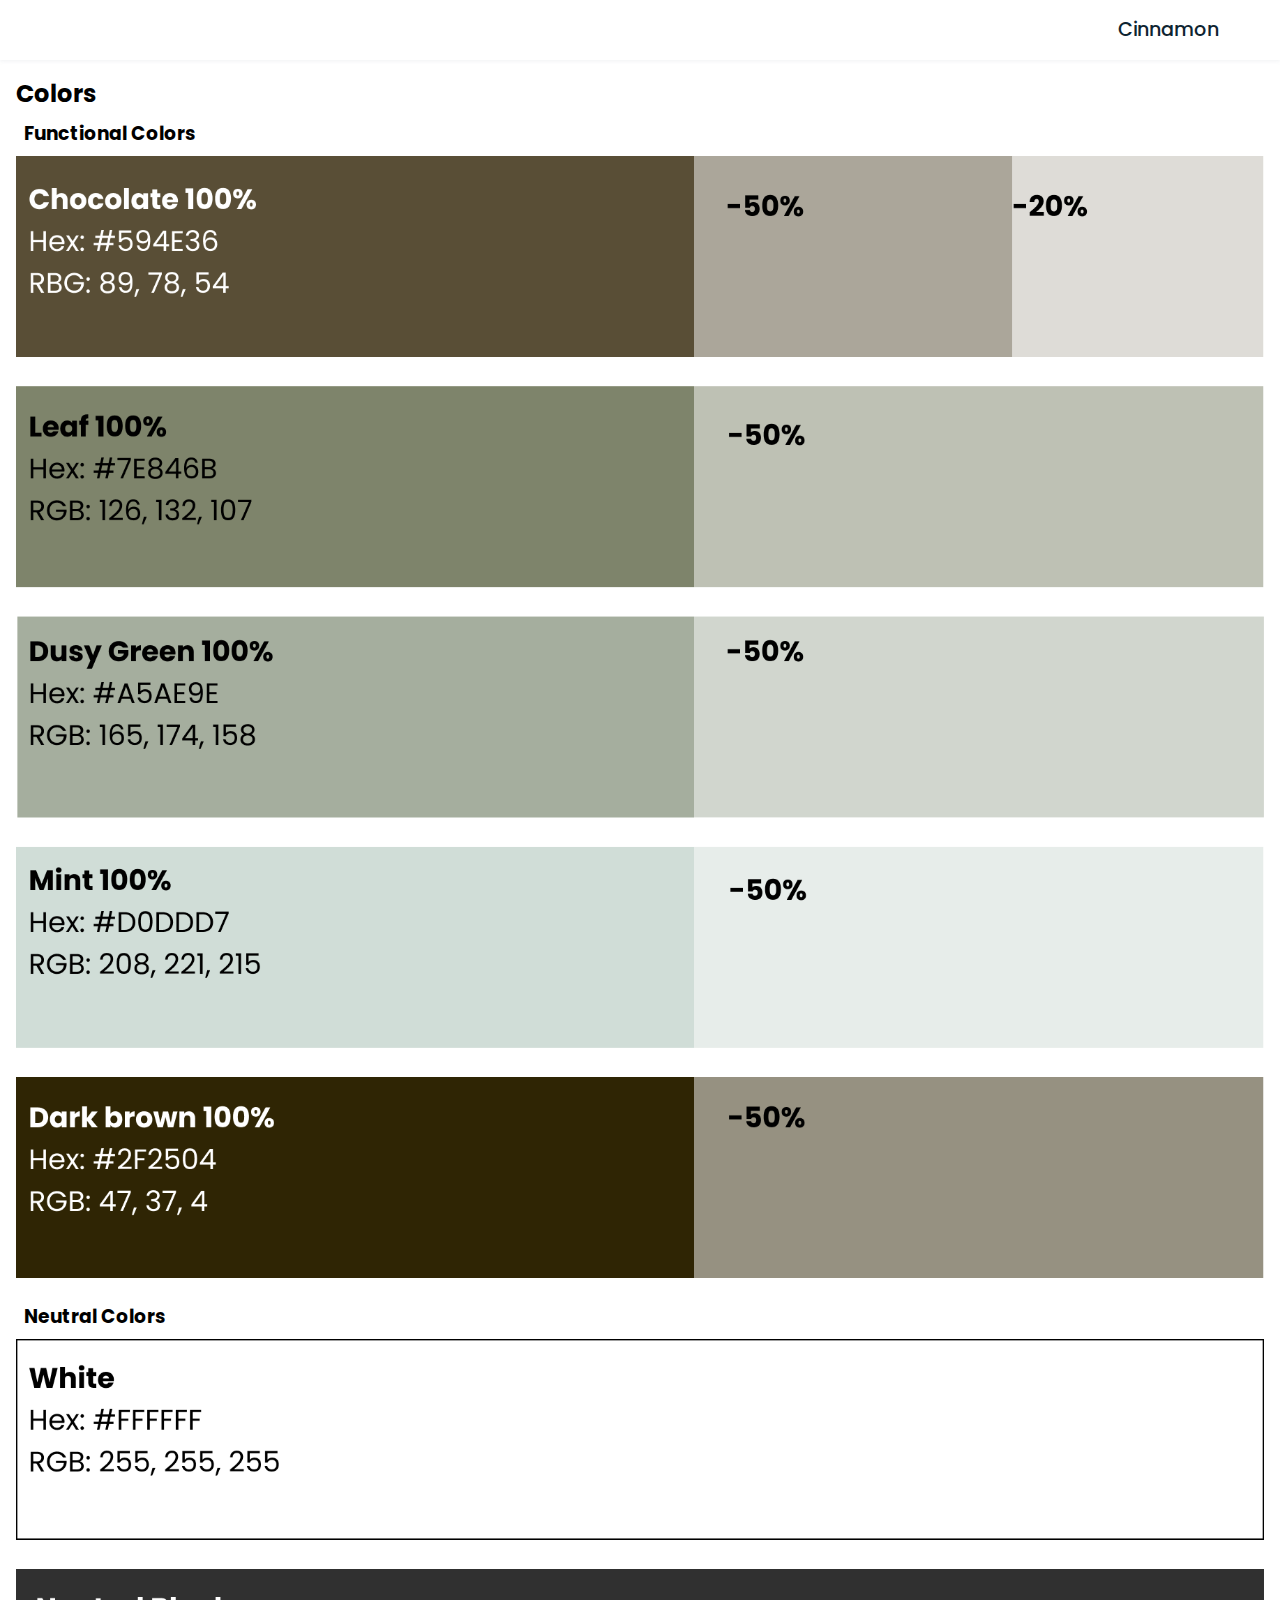
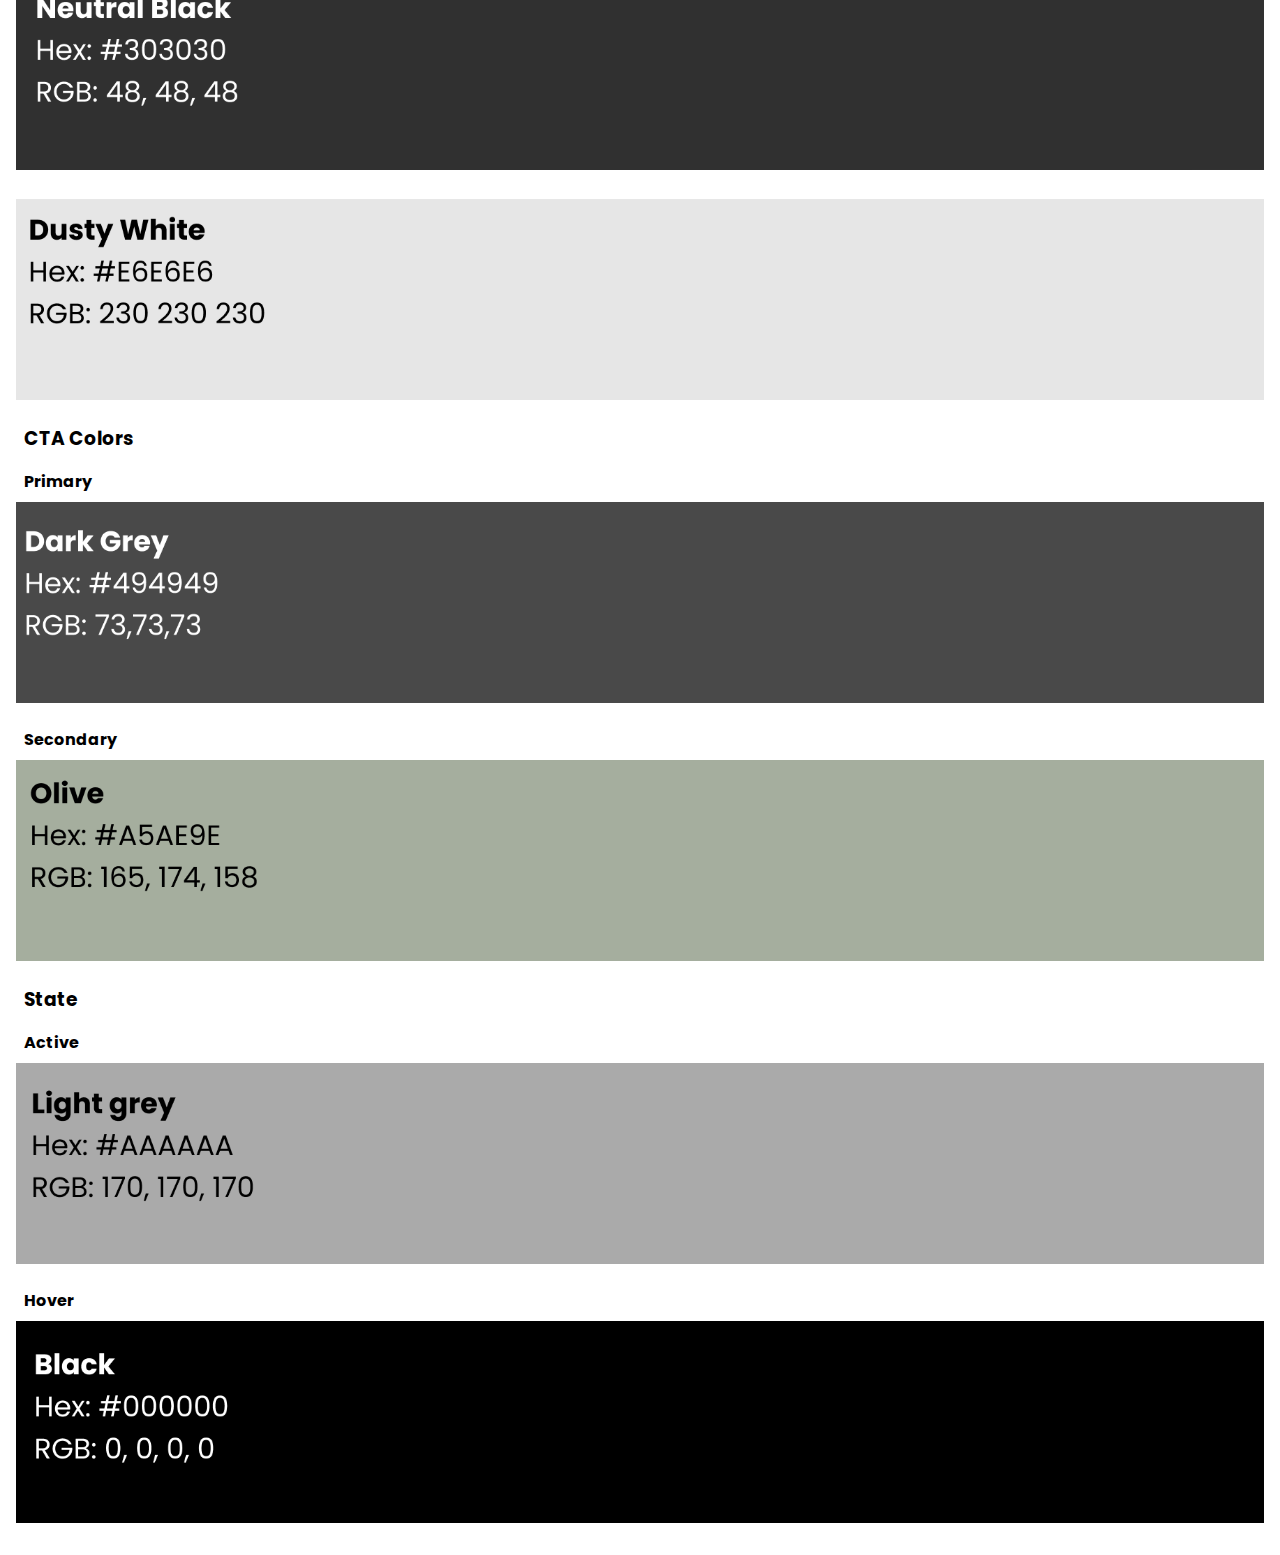
<file: color.html>
<!DOCTYPE html>
<html lang="sv">
<head>
    <meta charset="UTF-8">
    <meta http-equiv="X-UA-Compatible" content="IE=edge">
    <meta name="viewport" content="width=device-width, initial-scale=1.0">
    <title>Cinnamon</title>
    <link rel="stylesheet" href="style.css">
    <link rel="stylesheet" href="https://fonts.googleapis.com/icon?family=Material+Icons">
    <link rel="preconnect" href="https://fonts.googleapis.com">
    <link rel="preconnect" href="https://fonts.gstatic.com" crossorigin>
    <link href="https://fonts.googleapis.com/css2?family=Poppins:wght@400;500&display=swap" rel="stylesheet">
</head>
<body>
    <nav>
        <div class="navbar">
            <div class="container nav-container">
                <input class="checkbox" type="checkbox" name="" id="" />
                <div class="hamburger-lines">
                    <span class="line line1"></span>
                    <span class="line line2"></span>
                    <span class="line line3"></span>
                </div>
                <div class="logo">
                    <li><a href="index.html">Cinnamon</a></li>
                </div>
                <div class="menu-items">
                    <3>Foundation</3>
                    <ul>
                        <li><a href="color.html">Color</a></li>
                        <li><a href="#">Grid System</a></li>
                        <li><a href="#">Typography</a></li>
                        <li><a href="#">Spacing</a></li>
                    </ul>
                    <h3>Components</h3>
                    <ul>
                        <li><a href="#">Button</a></li>
                        <li><a href="#">Card</a></li>
                        <li><a href="#">Chips</a></li>
                        <li><a href="#">Crumbles</a></li>
                        <li><a href="#">Customer service</a></li>
                        <li><a href="#">Collapsable</a></li>
                        <li><a href="#">Form Elements</a></li>
                        <li><a href="#">Footer</a></li>
                        <li><a href="#">Header</a></li>
                        <li><a href="#">Hero</a></li>
                        <li><a href="#">Icons</a></li>
                        <li><a href="#">Side menu</a></li>
                        <li><a href="#">Shopping Chart</a></li>
                    </ul>
                </div>
            </div>
        </div>
    </nav>
    <div class="wrapper">
        <h2>Colors</h2>
        <h3>Functional Colors</h3>
        <img src="img/functional colors.png" alt="">
        <h3>Neutral Colors</h3>
        <img src="img/Neutral colors.png" alt="">
        <h3>CTA Colors</h3>
        <h4>Primary</h4>
        <img src="img/CTAprimary.png" alt="">
        <h4>Secondary</h4>
        <img src="img/CTAsecondary.png" alt="">
        <h3>State</h3>
        <h4>Active</h4>
        <img src="img/Stateactive.png" alt="">
        <h4>Hover</h4>
        <img src="img/Statehover.png" alt="">
    </div>
</body>
</html>
</file>
<file: style.css>
*, html {
  margin: 0;
  padding: 0;
  box-sizing: border-box;
}

body {
  font-family: "Poppins", sans-serif;
}

.container {
  max-width: 1200px;
  width: 100%;
  margin: auto;
}

.navbar {
  width: 100%;
  box-shadow: 0 1px 4px rgba(146, 161, 176, 0.15);
}

.nav-container {
  display: flex;
  justify-content: space-between;
  align-items: center;
  height: 62px;
}

.navbar .menu-items {
  display: flex;
}

.navbar .nav-container li {
  list-style: none;
}

.navbar .nav-container a {
  text-decoration: none;
  color: #0e2431;
  font-weight: 500;
  font-size: 1.2rem;
  padding: 0.7rem;
}

.navbar .nav-container a:hover {
  font-weight: bolder;
}

.nav-container {
  display: block;
  position: relative;
  height: 60px;
}

.nav-container .checkbox {
  position: absolute;
  display: block;
  height: 32px;
  width: 32px;
  top: 20px;
  left: 20px;
  z-index: 5;
  opacity: 0;
  cursor: pointer;
}

.nav-container .hamburger-lines {
  display: block;
  height: 26px;
  width: 32px;
  position: absolute;
  top: 17px;
  left: 20px;
  z-index: 2;
  display: flex;
  flex-direction: column;
  justify-content: space-between;
}

.navbar .menu-items {
  padding-top: 120px;
  box-shadow: inset 0 0 2000px rgba(255, 255, 255, 0.5);
  height: 100vh;
  width: 100%;
  transform: translate(-150%);
  display: flex;
  flex-direction: column;
  margin-left: -40px;
  padding-left: 50px;
  transition: transform 0.5s ease-in-out;
  text-align: center;
}

.navbar .menu-items li {
  margin-bottom: 1.2rem;
  font-size: 1.5rem;
  font-weight: 500;
}

.logo {
  position: absolute;
  top: 15px;
  right: 10px;
  font-size: 1.2rem;
  color: #0e2431;
}

.nav-container input[type=checkbox]:checked ~ .menu-items {
  transform: translateX(0);
}

.nav-container input[type=checkbox]:checked ~ .hamburger-lines .line1 {
  transform: rotate(45deg);
}

.nav-container input[type=checkbox]:checked ~ .hamburger-lines .line2 {
  transform: scaleY(0);
}

.nav-container input[type=checkbox]:checked ~ .hamburger-lines .line3 {
  transform: rotate(-45deg);
}

.nav-container input[type=checkbox]:checked ~ .logo {
  display: none;
}

.wrapper {
  margin: auto;
  padding: 1rem;
}
.wrapper img {
  max-width: 100%;
  display: block;
  padding-bottom: 1rem;
}
.wrapper h3 {
  padding: 0.5rem;
}
.wrapper h4 {
  padding: 0.5rem;
}/*# sourceMappingURL=style.css.map */
</file>
